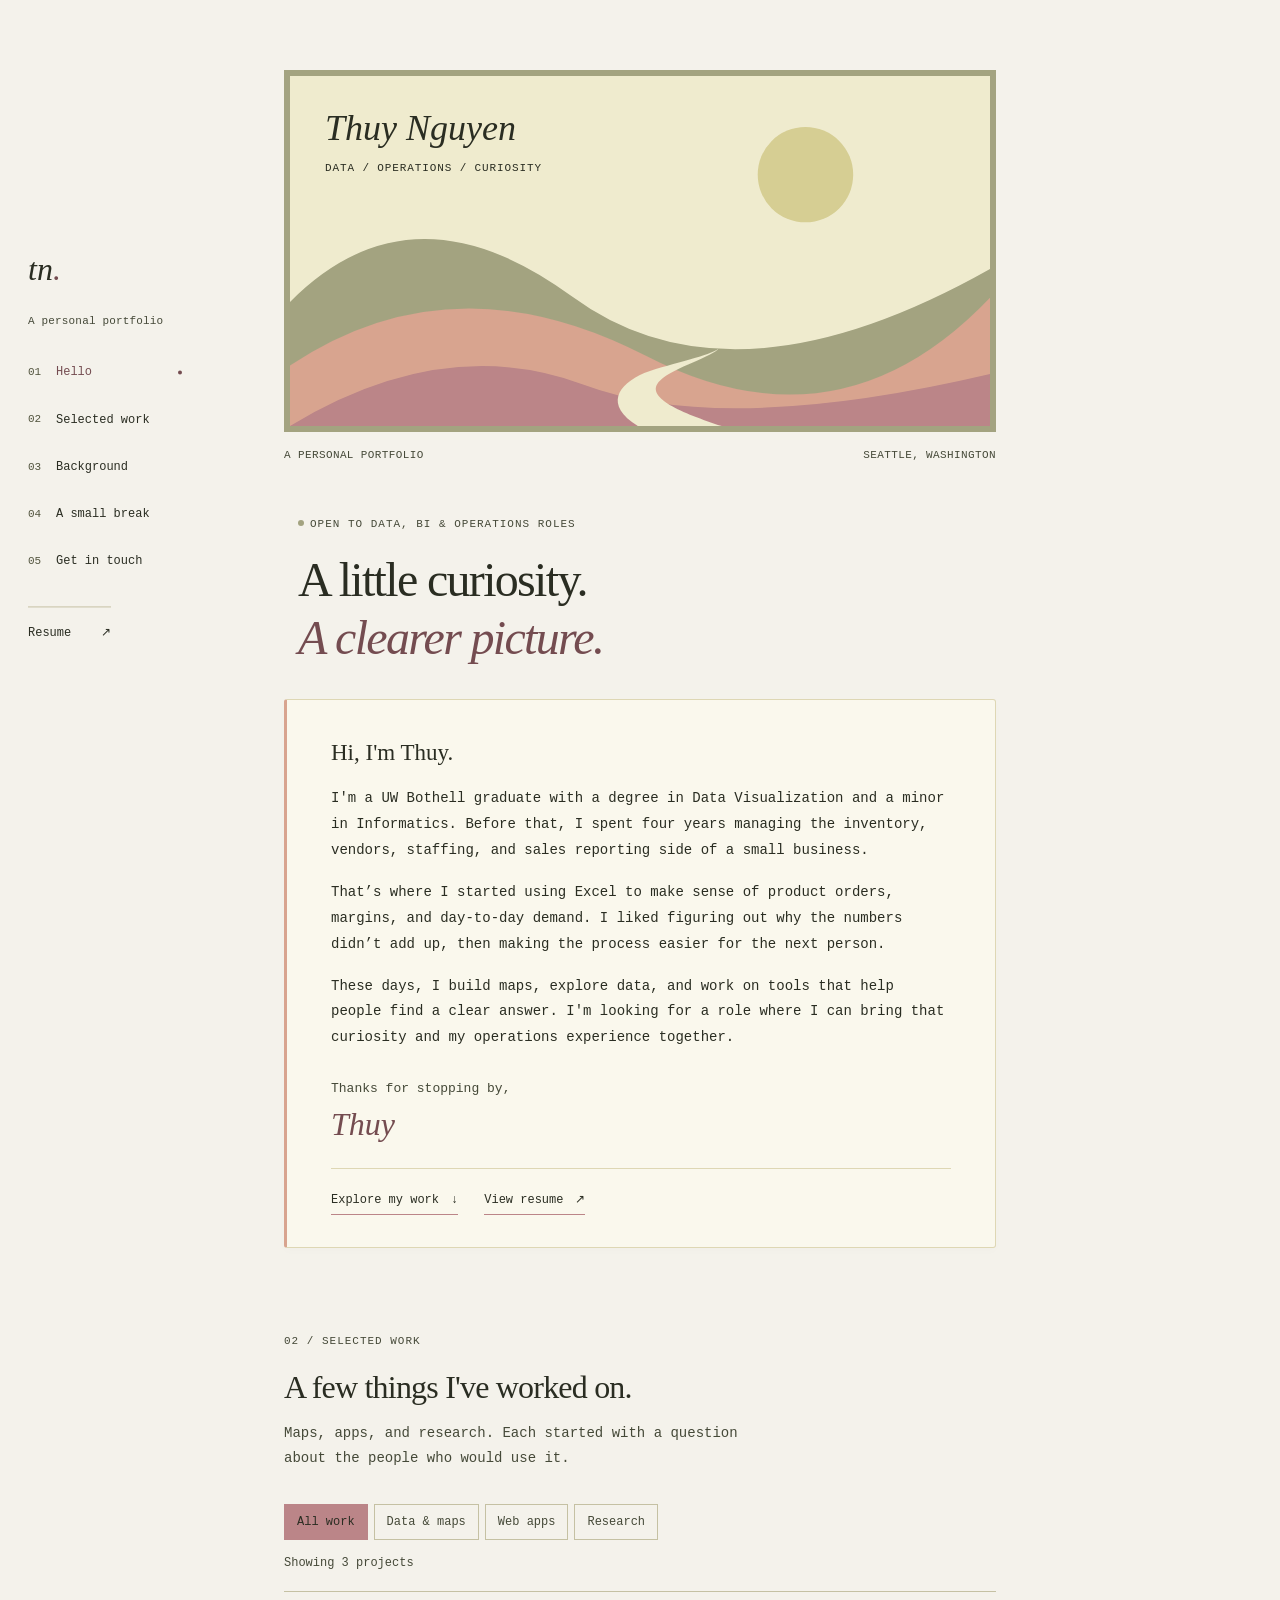
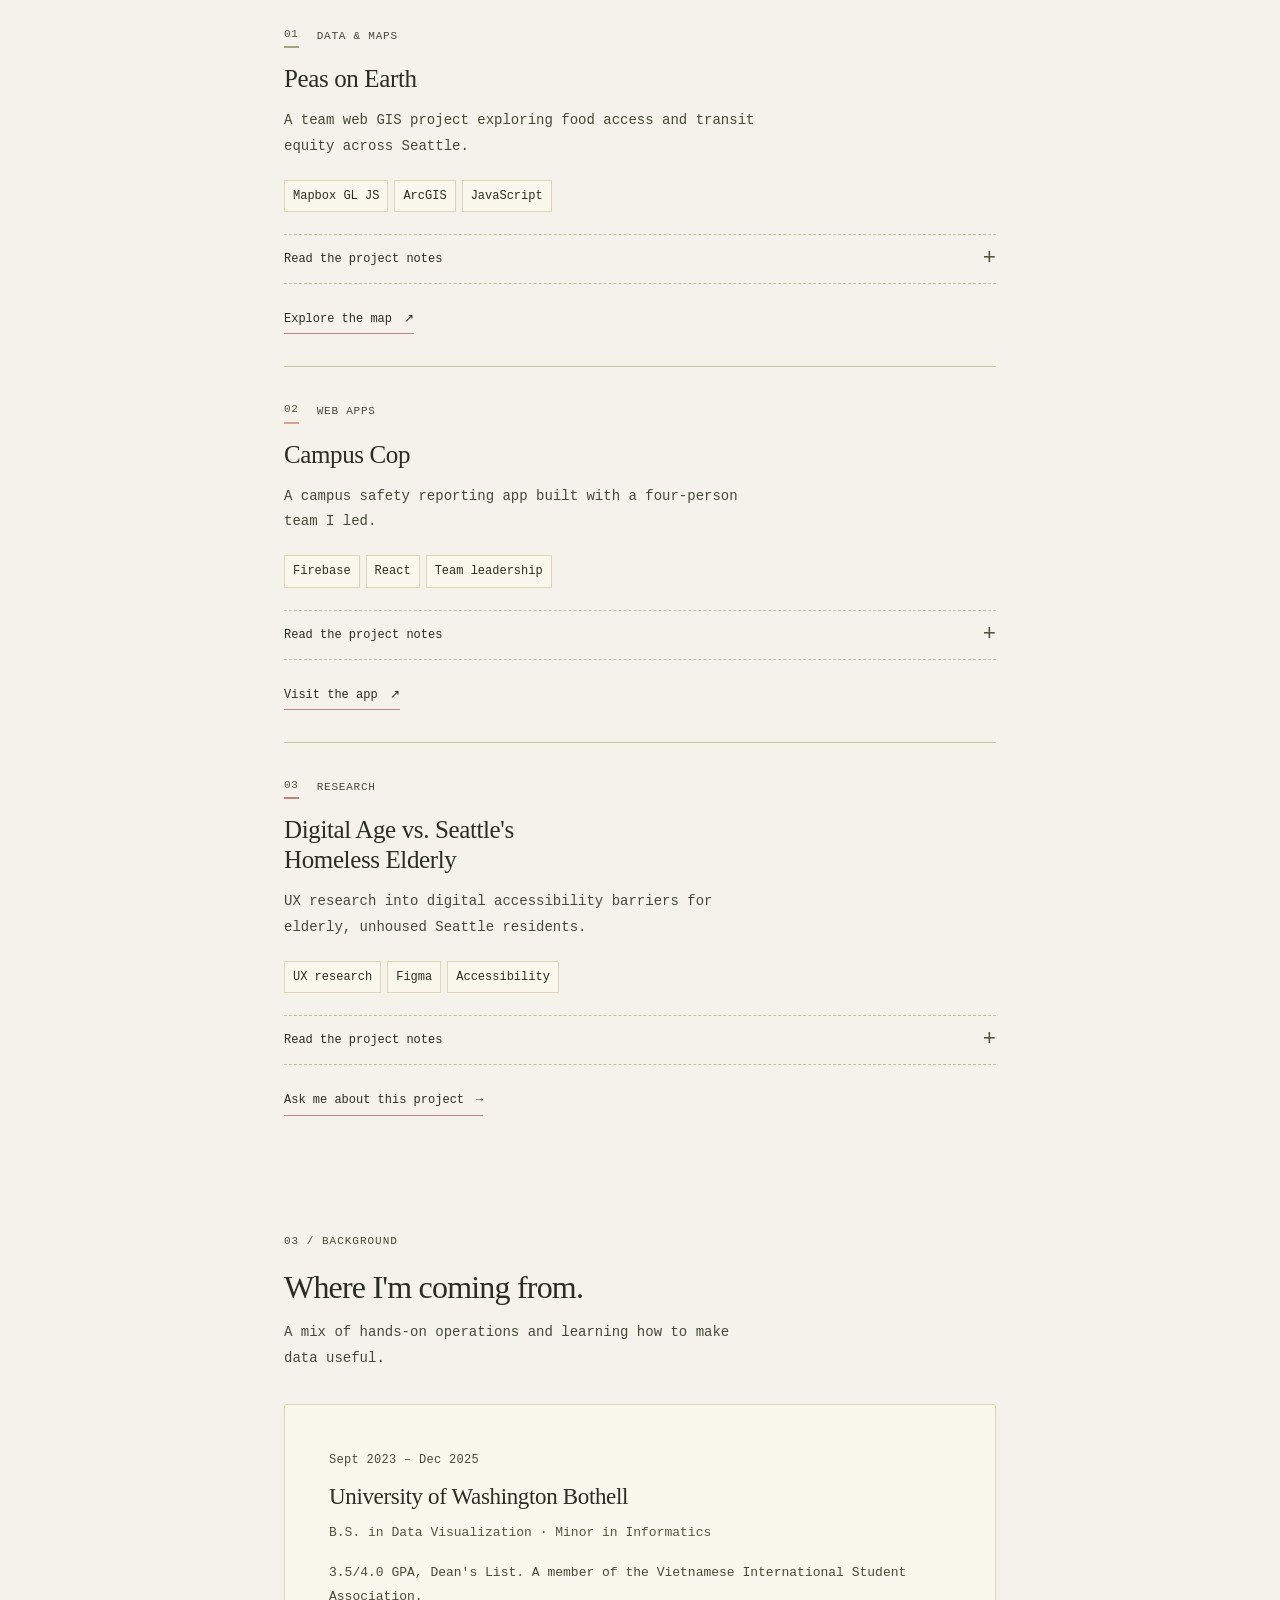
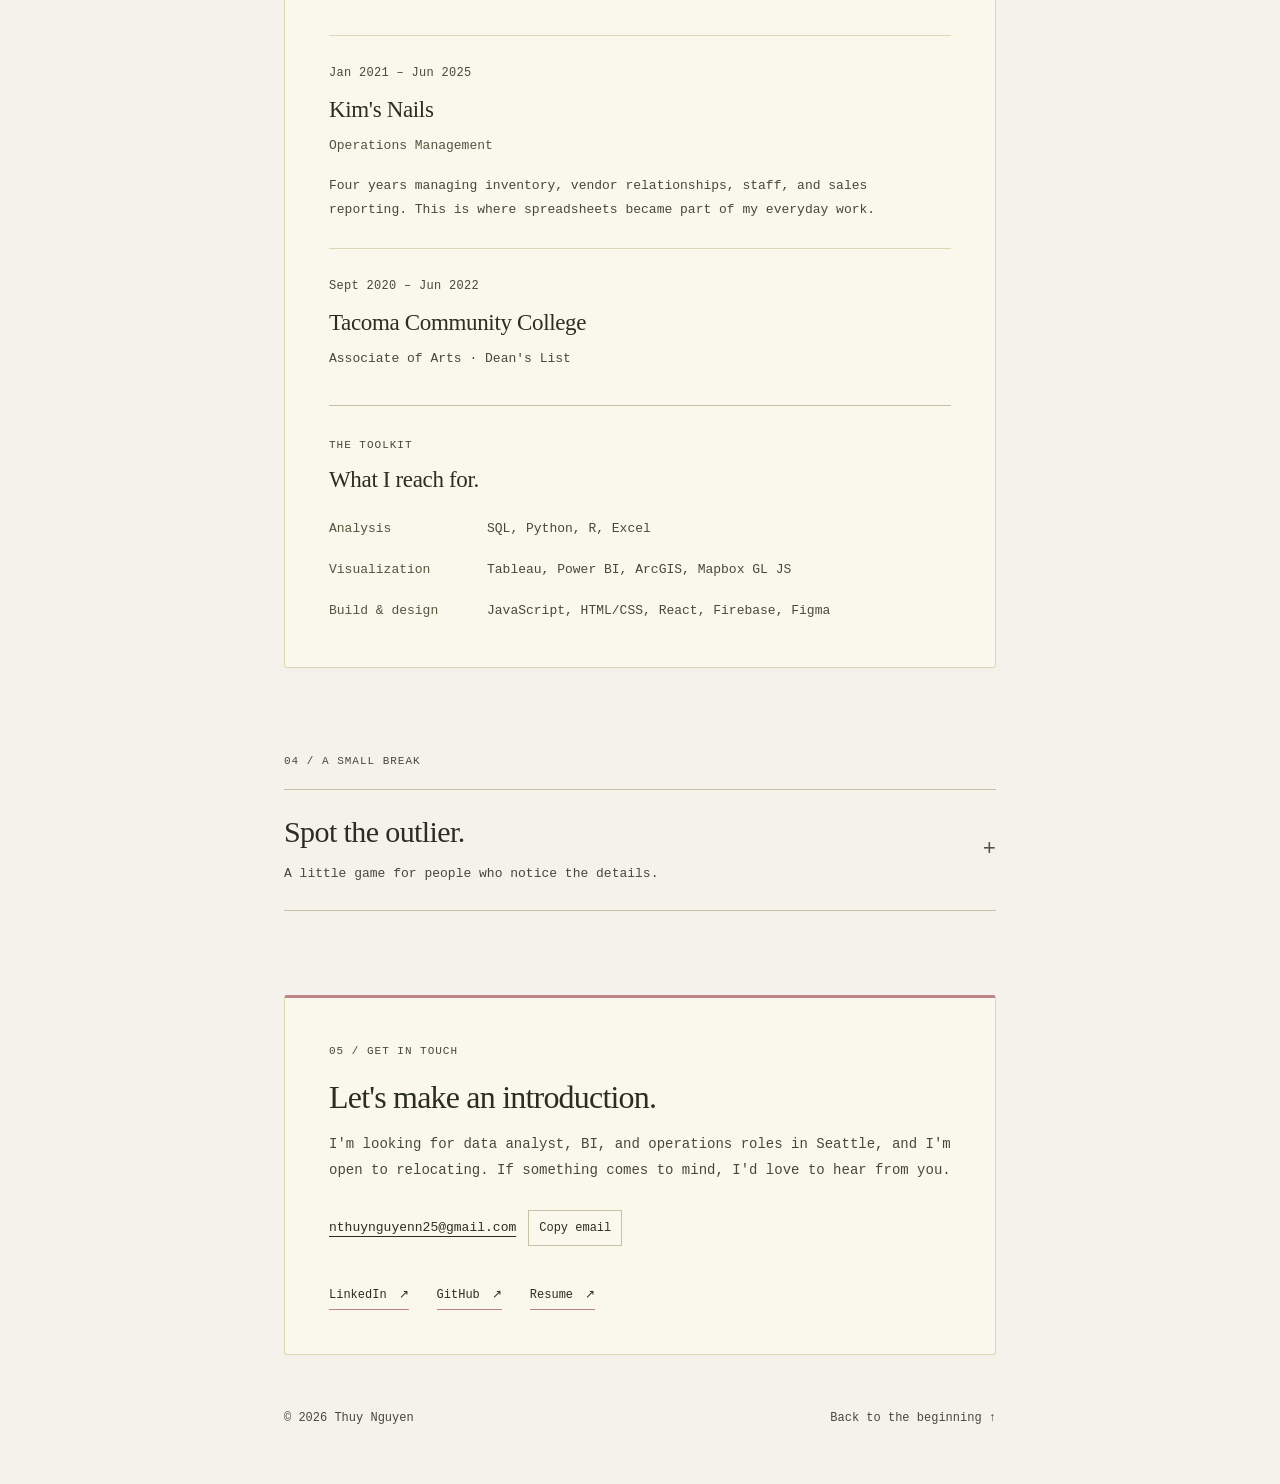
<file: index.html>
<!DOCTYPE html>
<html lang="en">
<head>
  <meta charset="UTF-8">
  <meta name="viewport" content="width=device-width, initial-scale=1.0">
  <meta name="theme-color" content="#efebce">
  <title>Thuy Nguyen | Data &amp; Operations</title>
  <meta name="description" content="Thuy Nguyen's personal portfolio. Explore projects in data visualization, web apps, and research, alongside four years of small-business operations experience.">
  <link rel="icon" href="assets/favicon.svg" type="image/svg+xml">
  <link rel="stylesheet" href="styles.css">
  <script src="app.js" defer></script>
  <script src="game.js" defer></script>
</head>
<body>
  <a class="skip-link" href="#main-content">Skip to content</a>
  <div class="reading-progress" aria-hidden="true"><span id="reading-progress"></span></div>

  <header class="site-header">
    <nav class="site-nav" aria-label="Main navigation">
      <a class="brand" href="#about" aria-label="Thuy Nguyen, back to introduction">tn<span>.</span></a>
      <button class="menu-toggle" id="menu-toggle" type="button" aria-expanded="false" aria-controls="nav-links" hidden>Menu <span aria-hidden="true">+</span></button>
      <div class="nav-panel" id="nav-links">
        <span class="nav-caption">A personal portfolio</span>
        <ul class="nav-links">
          <li><a href="#about" aria-current="location"><span class="nav-number" aria-hidden="true">01</span>Hello</a></li>
          <li><a href="#projects"><span class="nav-number" aria-hidden="true">02</span>Selected work</a></li>
          <li><a href="#background"><span class="nav-number" aria-hidden="true">03</span>Background</a></li>
          <li><a href="#play"><span class="nav-number" aria-hidden="true">04</span>A small break</a></li>
          <li><a href="#contact"><span class="nav-number" aria-hidden="true">05</span>Get in touch</a></li>
        </ul>
        <a class="nav-resume" href="Nguyen_Res_Da.pdf" target="_blank" rel="noopener">Resume <span aria-hidden="true">↗</span></a>
      </div>
    </nav>
  </header>

  <main id="main-content" tabindex="-1">
    <section id="about" class="intro section" aria-labelledby="intro-heading">
      <div class="wrap">
        <figure class="cover">
          <div class="cover-art">
            <img src="assets/landscape.svg" alt="" width="660" height="330" fetchpriority="high">
            <div class="cover-title" aria-hidden="true">Thuy Nguyen<span>Data / Operations / Curiosity</span></div>
          </div>
          <figcaption><span>A personal portfolio</span><span>Seattle, Washington</span></figcaption>
        </figure>
        <div class="intro-heading">
          <p class="eyebrow"><span class="availability-dot" aria-hidden="true"></span>Open to data, BI &amp; operations roles</p>
          <h1 id="intro-heading">A little curiosity.<br><em>A clearer picture.</em></h1>
        </div>
        <article class="paper letter" aria-label="A short introduction">
          <p class="letter-greeting">Hi, I'm Thuy.</p>
          <p>I'm a UW Bothell graduate with a degree in Data Visualization and a minor in Informatics. Before that, I spent four years managing the inventory, vendors, staffing, and sales reporting side of a small business.</p>
          <p>That’s where I started using Excel to make sense of product orders, margins, and day-to-day demand. I liked figuring out why the numbers didn’t add up, then making the process easier for the next person.</p>
          <p>These days, I build maps, explore data, and work on tools that help people find a clear answer. I'm looking for a role where I can bring that curiosity and my operations experience together.</p>
          <p class="signature">Thanks for stopping by,<br><span>Thuy</span></p>
          <div class="letter-links">
            <a class="text-link" href="#projects">Explore my work <span aria-hidden="true">↓</span></a>
            <a class="text-link" href="Nguyen_Res_Da.pdf" target="_blank" rel="noopener">View resume <span aria-hidden="true">↗</span></a>
          </div>
        </article>
      </div>
    </section>

    <section id="projects" class="section" aria-labelledby="projects-heading">
      <div class="wrap">
        <div class="section-heading">
          <p class="eyebrow">02 / Selected work</p>
          <h2 id="projects-heading">A few things I've worked on.</h2>
          <p>Maps, apps, and research. Each started with a question about the people who would use it.</p>
        </div>
        <div class="project-controls" id="project-controls" hidden>
          <div class="filters" role="group" aria-label="Filter projects">
            <button type="button" class="filter-button" data-filter="all" aria-pressed="true">All work</button>
            <button type="button" class="filter-button" data-filter="data" aria-pressed="false">Data &amp; maps</button>
            <button type="button" class="filter-button" data-filter="web" aria-pressed="false">Web apps</button>
            <button type="button" class="filter-button" data-filter="research" aria-pressed="false">Research</button>
          </div>
          <p class="project-count" id="project-count" role="status" aria-live="polite" aria-atomic="true">Showing 3 projects</p>
        </div>
        <div class="project-list" id="project-list">
          <!-- Static project content remains available if JavaScript or the JSON request is unavailable. -->
          <!-- PROJECTS_START -->
          <article class="project-card" data-category="data" aria-labelledby="project-title-peas-on-earth">
            <div class="project-meta"><span class="project-number">01</span><span>Data &amp; maps</span></div>
            <h3 id="project-title-peas-on-earth">Peas on Earth</h3>
            <p class="project-summary">A team web GIS project exploring food access and transit equity across Seattle.</p>
            <ul class="project-tools" aria-label="Tools and skills"><li>Mapbox GL JS</li><li>ArcGIS</li><li>JavaScript</li></ul>
            <details class="project-details" name="project-notes">
              <summary><span>Read the project notes</span><span class="details-arrow" aria-hidden="true">+</span></summary>
              <div class="project-notes"><div class="project-note"><h4>The question</h4><p>How can a map help people understand food access in relation to Seattle&#x27;s transit network?</p></div><div class="project-note"><h4>The work</h4><p>I worked with a team on an interactive mapping app that brings civic data into one place. The project combines my interests in visualization, geography, and questions about the city I live in.</p></div><div class="project-note"><h4>Take a look</h4><p>The published app lets you explore the map yourself. This was a team project, and the live site includes our shared work.</p></div></div>
            </details>
            <a class="text-link" href="https://twickss.github.io/peas_on_earth" target="_blank" rel="noopener">Explore the map<span aria-hidden="true">↗</span></a>
          </article>
          <article class="project-card" data-category="web" aria-labelledby="project-title-campus-cop">
            <div class="project-meta"><span class="project-number">02</span><span>Web apps</span></div>
            <h3 id="project-title-campus-cop">Campus Cop</h3>
            <p class="project-summary">A campus safety reporting app built with a four-person team I led.</p>
            <ul class="project-tools" aria-label="Tools and skills"><li>Firebase</li><li>React</li><li>Team leadership</li></ul>
            <details class="project-details" name="project-notes">
              <summary><span>Read the project notes</span><span class="details-arrow" aria-hidden="true">+</span></summary>
              <div class="project-notes"><div class="project-note"><h4>The question</h4><p>How could campus safety reporting be faster and clearer for students?</p></div><div class="project-note"><h4>My part</h4><p>I led a four-person team as we built a web app focused on campus safety. It gave me experience connecting a user-facing problem with the decisions involved in building and shipping an app.</p></div><div class="project-note"><h4>The build</h4><p>The project uses React and is deployed with Firebase. You can visit the live app to see the team&#x27;s work.</p></div></div>
            </details>
            <a class="text-link" href="https://campus-cops.web.app" target="_blank" rel="noopener">Visit the app<span aria-hidden="true">↗</span></a>
          </article>
          <article class="project-card" data-category="research" aria-labelledby="project-title-digital-access">
            <div class="project-meta"><span class="project-number">03</span><span>Research</span></div>
            <h3 id="project-title-digital-access">Digital Age vs. Seattle&#x27;s Homeless Elderly</h3>
            <p class="project-summary">UX research into digital accessibility barriers for elderly, unhoused Seattle residents.</p>
            <ul class="project-tools" aria-label="Tools and skills"><li>UX research</li><li>Figma</li><li>Accessibility</li></ul>
            <details class="project-details" name="project-notes">
              <summary><span>Read the project notes</span><span class="details-arrow" aria-hidden="true">+</span></summary>
              <div class="project-notes"><div class="project-note"><h4>The question</h4><p>What happens when services move online, but the people who need them face barriers to digital access?</p></div><div class="project-note"><h4>The work</h4><p>This project explored digital accessibility for elderly, unhoused residents in Seattle and what services could do differently. It brought a research perspective to how I think about designing useful tools.</p></div><div class="project-note"><h4>Let&#x27;s talk</h4><p>Contact me if you&#x27;d like to hear more about the research and the thinking behind this project.</p></div></div>
            </details>
            <a class="text-link" href="#contact">Ask me about this project<span aria-hidden="true">→</span></a>
          </article>
          <!-- PROJECTS_END -->
        </div>
      </div>
    </section>

    <section id="background" class="section" aria-labelledby="background-heading">
      <div class="wrap">
        <div class="section-heading">
          <p class="eyebrow">03 / Background</p>
          <h2 id="background-heading">Where I'm coming from.</h2>
          <p>A mix of hands-on operations and learning how to make data useful.</p>
        </div>
        <div class="paper background-paper">
          <div class="timeline">
            <article class="timeline-item">
              <p class="timeline-date">Sept 2023 – Dec 2025</p>
              <h3>University of Washington Bothell</h3>
              <p class="timeline-role">B.S. in Data Visualization · Minor in Informatics</p>
              <p>3.5/4.0 GPA, Dean's List. A member of the Vietnamese International Student Association.</p>
            </article>
            <article class="timeline-item">
              <p class="timeline-date">Jan 2021 – Jun 2025</p>
              <h3>Kim's Nails</h3>
              <p class="timeline-role">Operations Management</p>
              <p>Four years managing inventory, vendor relationships, staff, and sales reporting. This is where spreadsheets became part of my everyday work.</p>
            </article>
            <article class="timeline-item">
              <p class="timeline-date">Sept 2020 – Jun 2022</p>
              <h3>Tacoma Community College</h3>
              <p class="timeline-role">Associate of Arts · Dean's List</p>
            </article>
          </div>
          <div class="toolkit" id="skills">
            <p class="eyebrow">The toolkit</p>
            <h3>What I reach for.</h3>
            <dl class="toolkit-list">
              <div><dt>Analysis</dt><dd>SQL, Python, R, Excel</dd></div>
              <div><dt>Visualization</dt><dd>Tableau, Power BI, ArcGIS, Mapbox GL JS</dd></div>
              <div><dt>Build &amp; design</dt><dd>JavaScript, HTML/CSS, React, Firebase, Figma</dd></div>
            </dl>
          </div>
        </div>
      </div>
    </section>

    <section id="play" class="section" aria-labelledby="play-heading">
      <div class="wrap">
        <p class="eyebrow">04 / A small break</p>
        <details class="play-note" id="play-note">
          <summary><span><span class="play-title" id="play-heading" role="heading" aria-level="2">Spot the outlier.</span><span class="play-subtitle">A little game for people who notice the details.</span></span><span class="details-arrow" aria-hidden="true">+</span></summary>
          <div class="play-content">
            <p id="game-instructions">Pick the dot that’s a different shade. Each round gets a little trickier. Three misses and it's over.</p>
            <p class="game-no-script" id="game-no-script">Enable JavaScript to play this visual game.</p>
            <div class="game-panel" id="game-panel" hidden>
              <div class="game-hud">
                <div><span class="game-label">Score</span><span class="game-value" id="game-score">0</span></div>
                <div><span class="game-label">Best</span><span class="game-value" id="game-best">0</span></div>
                <div><span class="game-label">Lives</span><span class="game-value game-lives" id="game-lives" aria-label="3 lives">●●●</span></div>
                <button class="small-button game-pause" id="game-pause" type="button" hidden>Pause</button>
              </div>
              <div class="game-timer" aria-hidden="true"><span id="game-timer-bar"></span></div>
              <div class="game-grid" id="game-grid" role="group" aria-label="Choose a dot" aria-describedby="game-instructions"></div>
              <div class="game-overlay" id="game-overlay">
                <h3 id="game-overlay-title">Have an eye for detail?</h3>
                <p id="game-overlay-text">Find the different shade. Your best score stays in this browser.</p>
                <button class="button" id="game-start" type="button">Let's play <span aria-hidden="true">→</span></button>
              </div>
              <p id="game-status" class="sr-only" role="status" aria-live="polite" aria-atomic="true"></p>
            </div>
          </div>
        </details>
      </div>
    </section>

    <section id="contact" class="section contact" aria-labelledby="contact-heading">
      <div class="wrap">
        <div class="paper contact-paper">
          <p class="eyebrow">05 / Get in touch</p>
          <h2 id="contact-heading">Let's make an introduction.</h2>
          <p>I'm looking for data analyst, BI, and operations roles in Seattle, and I'm open to relocating. If something comes to mind, I'd love to hear from you.</p>
          <div class="contact-email">
            <a class="email-link" href="mailto:nthuynguyenn25@gmail.com">nthuynguyenn25@gmail.com</a>
            <button class="small-button" id="copy-email" type="button" hidden>Copy email</button>
          </div>
          <p id="copy-status" class="copy-status" role="status" aria-live="polite"></p>
          <div class="contact-links">
            <a class="text-link" href="https://www.linkedin.com/in/nthuynguyenn/" target="_blank" rel="noopener">LinkedIn <span aria-hidden="true">↗</span></a>
            <a class="text-link" href="https://github.com/thuyng25" target="_blank" rel="noopener">GitHub <span aria-hidden="true">↗</span></a>
            <a class="text-link" href="Nguyen_Res_Da.pdf" target="_blank" rel="noopener">Resume <span aria-hidden="true">↗</span></a>
          </div>
        </div>
      </div>
    </section>
  </main>

  <footer class="site-footer wrap">
    <span>© <span id="year">2026</span> Thuy Nguyen</span>
    <a href="#about">Back to the beginning <span aria-hidden="true">↑</span></a>
  </footer>
</body>
</html>
</file>
<file: styles.css>
/* Coolors palette: a3a380 / d6ce93 / efebce / d8a48f / bb8588.
   Darker text tones keep the pastel surfaces readable at regular font weights. */
:root {
  --cream: #f4f2eb;
  --paper: #faf8ed;
  --ink: #2a2d22;
  --muted: #454938;
  --olive: #52543e;
  --sage: #a3a380;
  --butter: #d4d0b0;
  --peach: #d8a48f;
  --rose: #bb8588;
  --rose-ink: #744c50;
  --line: #c5c1a3;
  --soft-line: #ded7b4;
  --max-width: 800px;
  --serif: Georgia, 'Times New Roman', serif;
  --mono: 'Courier New', Courier, monospace;
}

* { box-sizing: border-box; }
html { scroll-behavior: smooth; scroll-padding-top: 28px; }
body {
  margin: 0;
  background: var(--cream);
  color: var(--ink);
  font: 400 14px/1.85 var(--mono);
}
button, input { font: inherit; }
button, a { -webkit-tap-highlight-color: transparent; }
button { color: inherit; cursor: pointer; }
a { color: inherit; text-underline-offset: 5px; }
a:hover { color: var(--rose-ink); }
a:focus-visible, button:focus-visible, summary:focus-visible {
  outline: 2px solid var(--olive);
  outline-offset: 5px;
  border-radius: 2px;
}
[hidden] { display: none !important; }
main:focus { outline: none; }
h1, h2, h3 { margin: 0; font-family: var(--serif); font-weight: 400; line-height: 1.2; }
h1 { font-size: clamp(32px, 4.5vw, 48px); letter-spacing: -.035em; }
h2 { font-size: clamp(26px, 3vw, 32px); letter-spacing: -.025em; }
h3 { font-size: 23px; letter-spacing: -.015em; }
p { margin: 16px 0; }
::selection { background: var(--butter); color: var(--ink); }
.wrap { width: 100%; max-width: var(--max-width); margin: 0 auto; padding: 0 44px; }
.section { padding: 42px 0; }
.section-heading { margin-bottom: 32px; }
.section-heading > p:last-child { color: var(--muted); margin-top: 14px; max-width: 55ch; }
.eyebrow { margin: 0 0 18px; font-size: 11px; line-height: 1.65; text-transform: uppercase; letter-spacing: .09em; color: var(--muted); }
.paper { background: var(--paper); padding: 44px; border: 1px solid var(--soft-line); border-radius: 3px; box-shadow: 0 3px 8px #292c2704; }
.text-link { display: inline-flex; gap: 12px; align-items: center; padding-bottom: 4px; border-bottom: 1px solid var(--rose); text-decoration: none; font-size: 12px; line-height: 1.6; }
.text-link:hover { border-color: var(--rose-ink); }
.button { display: inline-flex; gap: 20px; align-items: center; justify-content: center; padding: 12px 20px; background: var(--rose); color: var(--ink); border: 1px solid var(--rose); font-size: 13px; }
.button:hover { background: var(--peach); border-color: var(--peach); }
.small-button { border: 1px solid var(--line); background: transparent; padding: 8px 10px; font-size: 12px; line-height: 1.5; }
.small-button:hover { border-color: var(--olive); background: var(--butter); }
.sr-only { position: absolute; width: 1px; height: 1px; padding: 0; margin: -1px; overflow: hidden; clip-path: inset(50%); white-space: nowrap; border: 0; }
.skip-link { position: fixed; top: 12px; left: 12px; z-index: 110; background: var(--paper); padding: 10px 18px; transform: translateY(-160%); }
.skip-link:focus { transform: translateY(0); }

/* Desktop contents sit beside the page rather than competing with its cover. */
.reading-progress { position: fixed; top: 0; left: 0; right: 0; z-index: 100; height: 3px; pointer-events: none; }
.reading-progress span { display: block; height: 100%; width: 100%; background: var(--rose); transform: scaleX(0); transform-origin: left; }
.site-header { position: fixed; top: 50%; left: max(28px, calc((100vw - 1320px) / 2)); transform: translateY(-50%); z-index: 60; width: 160px; }
.site-nav { display: flex; flex-direction: column; gap: 26px; }
.brand { font: italic 32px/1 var(--serif); text-decoration: none; width: fit-content; }
.brand span { color: var(--rose-ink); }
.nav-caption { display: block; color: var(--muted); font-size: 11px; letter-spacing: .015em; margin-bottom: 20px; }
.nav-links { margin: 0; padding: 0; list-style: none; display: grid; gap: 5px; }
.nav-links a { display: flex; gap: 10px; align-items: center; padding: 10px 6px 10px 0; color: var(--ink); font-size: 12px; font-weight: 400; text-decoration: none; }
.nav-number { font-size: 11px; color: var(--olive); width: 18px; flex-shrink: 0; }
.nav-links a[aria-current='location'] { color: var(--rose-ink); }
.nav-links a[aria-current='location'] .nav-number { opacity: 1; color: var(--olive); }
.nav-links a[aria-current='location']::after { content: ''; height: 4px; width: 4px; margin-left: auto; border-radius: 50%; background: var(--rose-ink); }
.nav-resume { display: inline-flex; gap: 30px; font-size: 12px; font-weight: 400; text-decoration: none; margin-top: 24px; padding-top: 15px; border-top: 1px solid var(--line); }
.menu-toggle { display: none; background: transparent; border: 0; padding: 8px 0 8px 12px; font-size: 12px; font-weight: 400; }
.menu-toggle span { display: inline-block; margin-left: 10px; transition: transform .2s ease; }
.menu-toggle[aria-expanded='true'] span { transform: rotate(45deg); }

/* The illustrated cover gives way to a short personal letter. */
.intro { padding-top: 70px; }
.cover { margin: 0 0 50px; }
.cover-art { position: relative; overflow: hidden; border: 6px solid var(--sage); background: var(--cream); }
.cover-art img { width: 100%; height: auto; display: block; }
.cover-title { position: absolute; top: 9%; left: 5%; font: italic 400 clamp(24px, 3.5vw, 36px)/1.15 var(--serif); color: var(--ink); }
.cover-title span { display: block; margin-top: 12px; font: 400 11px/1.4 var(--mono); letter-spacing: .08em; text-transform: uppercase; }
.cover figcaption { display: flex; justify-content: space-between; gap: 16px; margin-top: 13px; font-size: 11px; color: var(--muted); text-transform: uppercase; letter-spacing: .035em; }
.intro-heading { padding: 0 14px; margin-bottom: 32px; }
h1 em { color: var(--rose-ink); font-weight: 400; }
.availability-dot { display: inline-block; height: 6px; width: 6px; background: var(--sage); border-radius: 50%; margin-right: 6px; vertical-align: 1px; }
.letter { padding: 36px 44px 32px; position: relative; border-left: 3px solid var(--peach); }
.letter-greeting { font: 400 23px/1.5 var(--serif); margin-top: 0; }
.letter p:not(.letter-greeting):not(.signature) { color: var(--ink); }
.signature { margin-top: 26px; font-size: 13px; color: var(--muted); }
.signature span { display: inline-block; margin-top: 3px; color: var(--rose-ink); font: italic 32px/1.3 var(--serif); }
.letter-links { display: flex; gap: 26px; flex-wrap: wrap; border-top: 1px solid var(--soft-line); padding-top: 22px; margin-top: 22px; }

/* Project notes open in place, and filtering does not interrupt the reader. */
.project-controls { margin-bottom: 14px; }
.filters { display: flex; gap: 6px; flex-wrap: wrap; }
.filter-button { background: transparent; color: var(--muted); border: 1px solid var(--line); padding: 8px 12px; font-size: 12px; line-height: 1.5; transition: background .15s, color .15s; }
.filter-button[aria-pressed='true'] { color: var(--ink); background: var(--rose); border-color: var(--rose); }
.filter-button:hover:not([aria-pressed='true']) { background: var(--butter); }
.project-count { margin: 12px 0 16px; font-size: 12px; color: var(--muted); }
.project-card { --project-accent: var(--sage); padding: 32px 0; border-top: 1px solid var(--line); }
.project-card[data-category='web'] { --project-accent: var(--peach); }
.project-card[data-category='research'] { --project-accent: var(--rose); }
.project-meta { display: flex; align-items: center; gap: 18px; font-size: 11px; text-transform: uppercase; letter-spacing: .07em; color: var(--muted); margin-bottom: 16px; }
.project-number { color: var(--olive); display: inline-block; border-bottom: 2px solid var(--project-accent); padding-bottom: 2px; }
.project-card h3 { max-width: 24ch; font-size: 25px; }
.project-summary { color: var(--muted); margin: 14px 0; max-width: 58ch; }
.project-tools { display: flex; gap: 6px; flex-wrap: wrap; list-style: none; padding: 0; margin: 20px 0; }
.project-tools li { border: 1px solid var(--soft-line); background: var(--paper); font-size: 12px; padding: 4px 8px; }
.project-details { margin: 22px 0; }
.project-details summary { display: flex; align-items: center; justify-content: space-between; cursor: pointer; list-style: none; padding: 13px 0; border-top: 1px dashed var(--line); border-bottom: 1px dashed var(--line); font-size: 12px; }
summary::-webkit-details-marker { display: none; }
.details-arrow { font: 22px/1 var(--mono); color: var(--olive); transition: transform .2s; flex-shrink: 0; }
details[open] > summary .details-arrow { transform: rotate(45deg); }
.project-notes { background: #f2eed5; border-left: 2px solid var(--project-accent); padding: 22px 24px; margin-top: 16px; }
.project-note + .project-note { margin-top: 24px; }
.project-note h4 { font: 400 11px/1.5 var(--mono); text-transform: uppercase; letter-spacing: .04em; margin: 0 0 8px; color: var(--olive); }
.project-note p { font-size: 13px; color: var(--ink); margin: 0; }

/* Background and tools share a single paper, with distinct sections. */
.timeline { display: grid; gap: 26px; }
.timeline-item + .timeline-item { border-top: 1px solid var(--soft-line); padding-top: 26px; }
.timeline-date { font-size: 12px; letter-spacing: .025em; color: var(--muted); margin: 0 0 12px; }
.timeline-role { font-size: 13px; color: var(--olive); margin: 10px 0; }
.timeline-item > p:last-child { color: var(--muted); font-size: 13px; margin-bottom: 0; }
.toolkit { margin-top: 34px; padding-top: 30px; border-top: 1px solid var(--line); }
.toolkit .eyebrow { margin-bottom: 12px; }
.toolkit-list { margin: 24px 0 0; display: grid; gap: 17px; }
.toolkit-list > div { display: grid; grid-template-columns: 138px 1fr; gap: 20px; font-size: 13px; }
.toolkit-list dt { color: var(--olive); }
.toolkit-list dd { margin: 0; color: var(--muted); }

/* A deliberate, optional detour; the game only runs after Play. */
.play-note { border-top: 1px solid var(--line); border-bottom: 1px solid var(--line); padding: 24px 0; }
.play-note > summary { list-style: none; display: flex; align-items: center; justify-content: space-between; gap: 20px; cursor: pointer; }
.play-title { display: block; font: 400 30px/1.2 var(--serif); letter-spacing: -.02em; }
.play-subtitle { display: block; color: var(--muted); font-size: 13px; margin-top: 12px; }
.play-content { padding-top: 18px; }
.play-content > p { color: var(--muted); font-size: 13px; }
.game-panel { background: var(--paper); padding: 24px; border: 1px solid var(--soft-line); position: relative; margin-top: 22px; }
.game-hud { display: flex; align-items: center; gap: 25px; margin-bottom: 18px; }
.game-label, .game-value { display: block; }
.game-label { font-size: 11px; text-transform: uppercase; color: var(--muted); letter-spacing: .05em; }
.game-value { font-size: 20px; font-family: var(--serif); line-height: 1.6; }
.game-lives { color: var(--olive); font-size: 16px; }
.game-pause { margin-left: auto; }
.game-timer { height: 3px; background: var(--cream); margin-bottom: 20px; }
.game-timer span { display: block; height: 100%; background: var(--rose); width: 100%; }
.game-grid { display: grid; grid-template-columns: repeat(6, 1fr); gap: 10px; min-height: 220px; align-content: center; }
.game-dot { border: 0; border-radius: 50%; aspect-ratio: 1; padding: 0; min-width: 0; }
.game-dot:hover { box-shadow: 0 0 0 3px #a3a38065; }
.game-overlay { position: absolute; inset: 0; display: flex; flex-direction: column; justify-content: center; align-items: center; background: var(--paper); text-align: center; padding: 28px; }
.game-overlay h3 { font-size: 24px; }
.game-overlay p { color: var(--muted); font-size: 13px; max-width: 36ch; margin: 16px 0 22px; }

.contact-paper { border-top: 3px solid var(--rose); }
.contact-paper > p:not(.eyebrow):not(.copy-status) { color: var(--muted); }
.contact-email { display: flex; align-items: center; flex-wrap: wrap; gap: 12px; margin-top: 26px; }
.email-link { font-size: 13px; overflow-wrap: anywhere; }
.copy-status { min-height: 18px; margin: 7px 0 15px; font-size: 12px; color: var(--olive); }
.contact-links { display: flex; gap: 28px; flex-wrap: wrap; }
.site-footer { display: flex; gap: 20px; justify-content: space-between; padding-top: 10px; padding-bottom: 55px; font-size: 12px; color: var(--muted); }
.site-footer a { text-decoration: none; }

@media (max-width: 1100px) {
  html { scroll-padding-top: 90px; }
  .site-header { position: sticky; top: 0; left: auto; width: 100%; transform: none; background: var(--cream); border-bottom: 1px solid var(--line); }
  .site-nav { max-width: var(--max-width); margin: auto; padding: 20px 44px; flex-direction: row; flex-wrap: wrap; align-items: center; justify-content: space-between; gap: 0; }
  .brand { font-size: 28px; }
  .menu-toggle:not([hidden]) { display: block; }
  .nav-panel { width: 100%; padding: 20px 0 4px; }
  .js .nav-panel { display: none; }
  .js .site-header.is-open .nav-panel { display: block; }
  .nav-caption { display: none; }
  .nav-links { grid-template-columns: 1fr 1fr; gap: 3px 28px; }
  .nav-links a { padding: 10px 0; }
  .nav-resume { margin-top: 12px; }
  .intro { padding-top: 36px; }
}

@media (max-width: 600px) {
  body { font-size: 14px; }
  .wrap { padding: 0 22px; }
  .site-nav { padding: 16px 22px; }
  .section { padding: 30px 0; }
  .intro { padding-top: 26px; }
  .cover { margin-bottom: 35px; }
  .cover-art { border-width: 4px; }
  .cover-title { font-size: 23px; }
  .cover-title span { font-size: 10px; margin-top: 7px; }
  .cover figcaption { font-size: 10px; letter-spacing: .015em; }
  .intro-heading { padding: 0 3px; margin-bottom: 26px; }
  h1 { font-size: clamp(30px, 8.5vw, 38px); }
  h2 { font-size: 27px; }
  .eyebrow { font-size: 11px; margin-bottom: 15px; }
  .paper { padding: 28px 24px; }
  .letter-greeting { font-size: 22px; }
  .letter-links { gap: 24px; }
  .filter-button { padding: 8px 9px; }
  .project-card { padding: 26px 0; }
  .project-card h3 { font-size: 24px; }
  .project-notes { padding: 19px 18px; }
  .toolkit-list > div { grid-template-columns: 1fr; gap: 3px; }
  .play-title { font-size: 27px; }
  .play-subtitle { max-width: 27ch; line-height: 1.7; }
  .game-panel { padding: 20px; }
  .game-grid { gap: 8px; min-height: 220px; }
  .game-hud { gap: 20px; }
  .game-overlay { padding: 22px; }
  .game-overlay h3 { font-size: 23px; }
  .contact-email { gap: 15px; }
  .email-link { font-size: 13px; }
  .contact-links { gap: 24px; }
  .site-footer { flex-direction: column; gap: 6px; padding-top: 0; padding-bottom: 38px; }
}

@media (prefers-reduced-motion: reduce) {
  html { scroll-behavior: auto; }
  *, *::before, *::after { animation: none !important; transition: none !important; }
}
</file>
